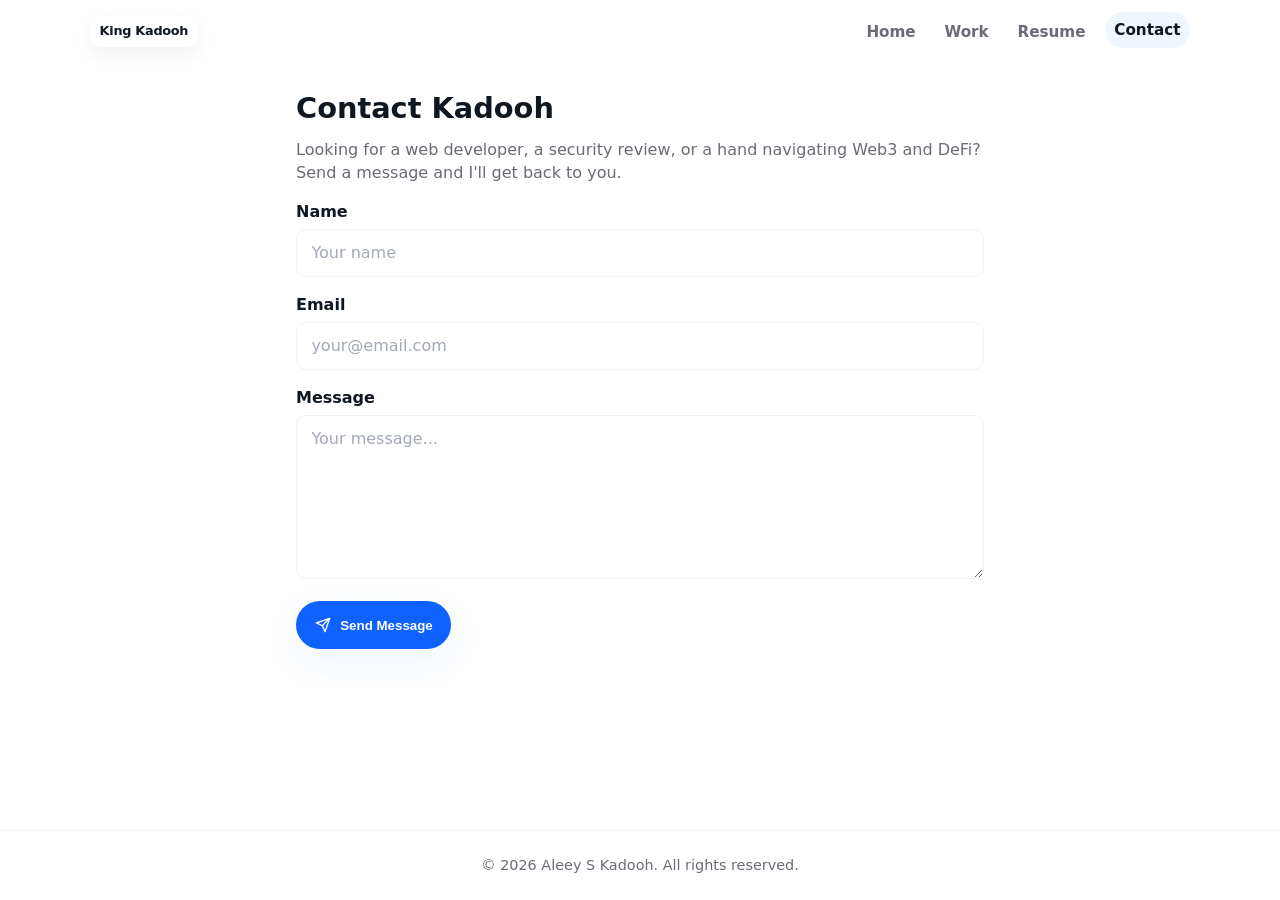
<file: contact.html>
<!DOCTYPE html>
<html lang="en">
<head>
  <meta charset="utf-8" />
  <meta name="viewport" content="width=device-width, initial-scale=1" />
  <title>Contact King Kadooh</title>
  <meta name="description" content="Get in touch with King Kadooh for web development, security reviews, or Web3/DeFi consulting." />
  <link rel="icon" href="/favicon.ico" />
  <link rel="stylesheet" href="/styles.css" />
</head>
<body>
  <header class="site-header">
    <nav>
      <a href="/" class="brand">King Kadooh</a>
      <div class="nav-links">
        <a href="/">Home</a>
        <a href="/work.html">Work</a>
        <a href="/resume.html">Resume</a>
        <a href="/contact.html">Contact</a>
      </div>
    </nav>
  </header>

  <main>
    <div class="contact-wrap" id="contact-form-wrap">
      <h1>Contact Kadooh</h1>
      <p>Looking for a web developer, a security review, or a hand navigating Web3 and DeFi? Send a message and I'll get back to you.</p>

      <form name="contact" method="POST" data-netlify="true" netlify-honeypot="bot-field" id="contact-form">
        <input type="hidden" name="form-name" value="contact" />
        <p hidden>
          <label>Don't fill this out: <input name="bot-field" /></label>
        </p>

        <div class="form-field">
          <label for="name">Name</label>
          <input type="text" id="name" name="name" required placeholder="Your name" />
        </div>

        <div class="form-field">
          <label for="email">Email</label>
          <input type="email" id="email" name="email" required placeholder="your@email.com" />
        </div>

        <div class="form-field">
          <label for="message">Message</label>
          <textarea id="message" name="message" required rows="6" placeholder="Your message..."></textarea>
        </div>

        <button type="submit" class="btn btn-primary">
          <svg width="16" height="16" viewBox="0 0 24 24" fill="none" stroke="currentColor" stroke-width="2" stroke-linecap="round" stroke-linejoin="round"><path d="m22 2-7 20-4-9-9-4Z"/><path d="M22 2 11 13"/></svg>
          Send Message
        </button>
      </form>
    </div>

    <div class="success-state" id="success-state" hidden>
      <div class="inner">
        <div class="success-icon">
          <svg width="32" height="32" viewBox="0 0 24 24" fill="none" stroke="currentColor" stroke-width="2" stroke-linecap="round" stroke-linejoin="round"><rect x="2" y="4" width="20" height="16" rx="2"/><path d="m22 6-10 7L2 6"/></svg>
        </div>
        <h2>Message Sent!</h2>
        <p>Thanks for reaching out. I'll get back to you as soon as possible.</p>
        <button class="btn btn-primary" id="send-another">Send Another Message</button>
      </div>
    </div>
  </main>

  <footer class="site-footer">
    © <span id="year"></span> Aleey S Kadooh. All rights reserved.
  </footer>

  <script src="/script.js"></script>
  <script>
    const form = document.getElementById('contact-form')
    const formWrap = document.getElementById('contact-form-wrap')
    const successState = document.getElementById('success-state')

    form.addEventListener('submit', (e) => {
      e.preventDefault()
      const formData = new FormData(form)
      fetch('/', {
        method: 'POST',
        headers: { 'Content-Type': 'application/x-www-form-urlencoded' },
        body: new URLSearchParams(formData).toString(),
      }).then(() => {
        formWrap.hidden = true
        successState.hidden = false
      })
    })

    document.getElementById('send-another').addEventListener('click', () => {
      form.reset()
      successState.hidden = true
      formWrap.hidden = false
    })
  </script>
</body>
</html>
</file>
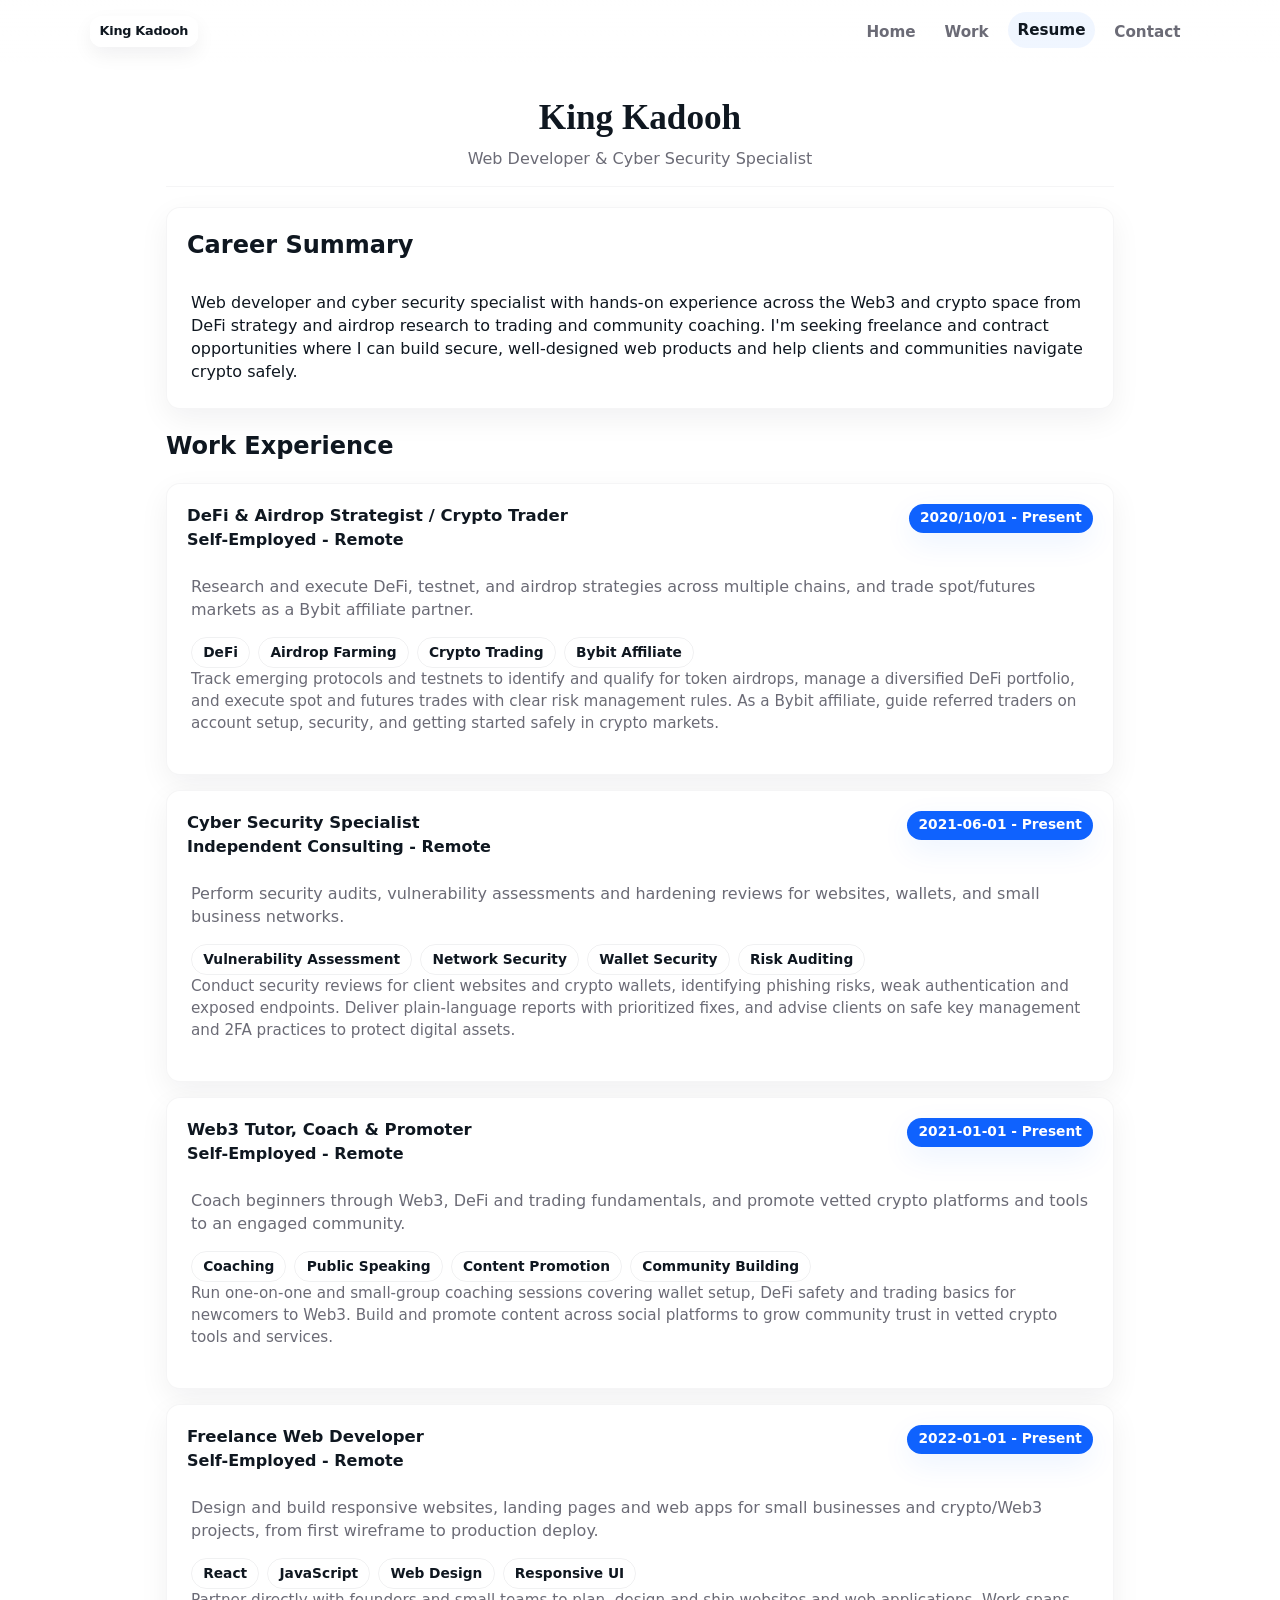
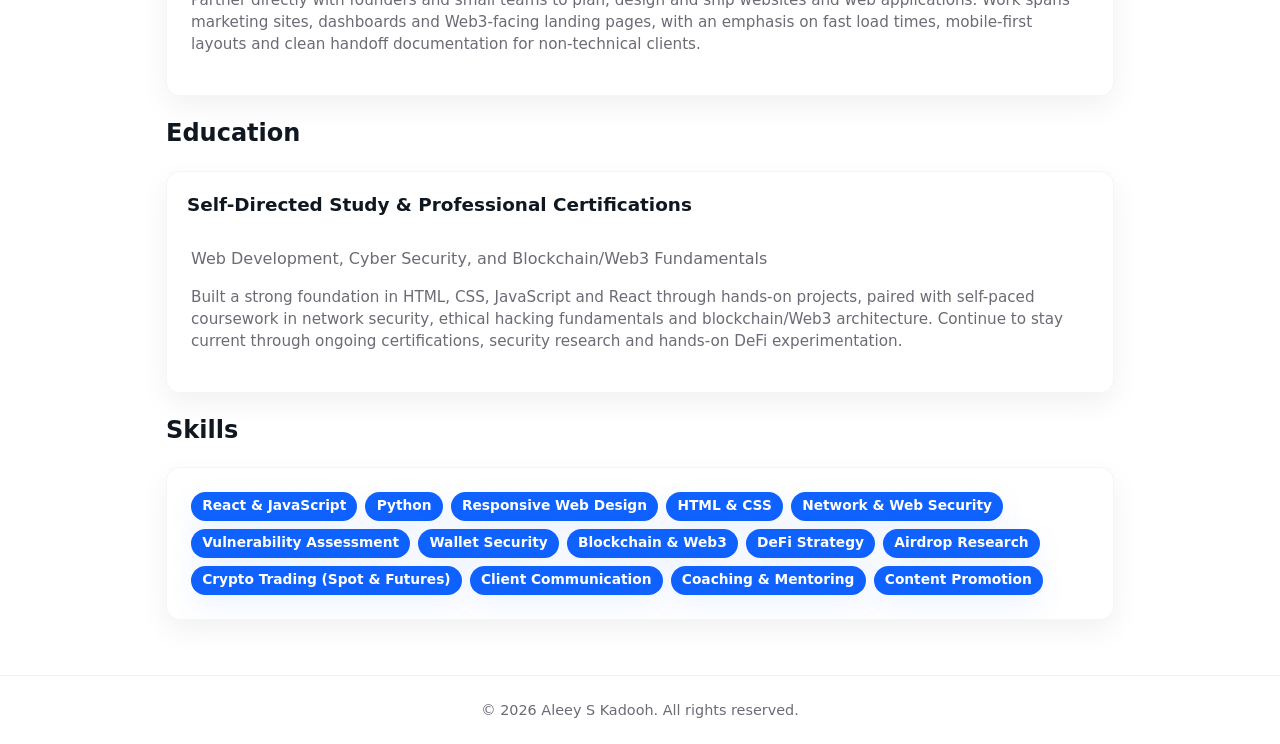
<file: resume.html>
<!DOCTYPE html>
<html lang="en">
<head>
  <meta charset="utf-8" />
  <meta name="viewport" content="width=device-width, initial-scale=1" />
  <title>Resume</title>
  <meta name="description" content="Resume for King Kadooh, web developer and cyber security specialist with Web3/DeFi experience." />
  <link rel="icon" href="/favicon.ico" />
  <link rel="stylesheet" href="/styles.css" />
</head>
<body>
  <header class="site-header">
    <nav>
      <a href="/" class="brand">King Kadooh</a>
      <div class="nav-links">
        <a href="/">Home</a>
        <a href="/work.html">Work</a>
        <a href="/resume.html">Resume</a>
        <a href="/contact.html">Contact</a>
      </div>
    </nav>
  </header>

  <main>
    <div class="resume-wrap">
      <div class="resume-header">
        <h1 class="textmainme">King Kadooh</h1>
        <p>Web Developer &amp; Cyber Security Specialist</p>
        <hr class="separator" />
      </div>

      <div class="card">
        <div class="card-header">
          <p class="card-title" style="font-size: 1.5rem;">Career Summary</p>
        </div>
        <div class="card-content">
          <div class="summary-row">
            <p>
              Web developer and cyber security specialist with hands-on experience across the Web3 and crypto space from DeFi strategy and airdrop research to trading and community coaching. I'm seeking freelance and contract opportunities where I can build secure, well-designed web products and help clients and communities navigate crypto safely.
            </p>
           
          </div>
        </div>
      </div>

      <section class="resume-section">
        <h2>Work Experience</h2>

        <div class="card">
          <div class="card-header">
            <div class="job-header-row">
              <div>
                <p class="job-title">DeFi &amp; Airdrop Strategist / Crypto Trader</p>
                <p class="job-company">Self-Employed - Remote</p>
              </div>
              <span class="badge badge-secondary">2020/10/01 - Present</span>
            </div>
          </div>
          <div class="card-content job-body">
            <p>Research and execute DeFi, testnet, and airdrop strategies across multiple chains, and trade spot/futures markets as a Bybit affiliate partner.</p>
            <div class="tag-list">
              <span class="badge badge-outline">DeFi</span>
              <span class="badge badge-outline">Airdrop Farming</span>
              <span class="badge badge-outline">Crypto Trading</span>
              <span class="badge badge-outline">Bybit Affiliate</span>
            </div>
            <p class="job-note">Track emerging protocols and testnets to identify and qualify for token airdrops, manage a diversified DeFi portfolio, and execute spot and futures trades with clear risk management rules. As a Bybit affiliate, guide referred traders on account setup, security, and getting started safely in crypto markets.</p>
          </div>
        </div>

        <div class="card">
          <div class="card-header">
            <div class="job-header-row">
              <div>
                <p class="job-title">Cyber Security Specialist</p>
                <p class="job-company">Independent Consulting - Remote</p>
              </div>
              <span class="badge badge-secondary">2021-06-01 - Present</span>
            </div>
          </div>
          <div class="card-content job-body">
            <p>Perform security audits, vulnerability assessments and hardening reviews for websites, wallets, and small business networks.</p>
            <div class="tag-list">
              <span class="badge badge-outline">Vulnerability Assessment</span>
              <span class="badge badge-outline">Network Security</span>
              <span class="badge badge-outline">Wallet Security</span>
              <span class="badge badge-outline">Risk Auditing</span>
            </div>
            <p class="job-note">Conduct security reviews for client websites and crypto wallets, identifying phishing risks, weak authentication and exposed endpoints. Deliver plain-language reports with prioritized fixes, and advise clients on safe key management and 2FA practices to protect digital assets.</p>
          </div>
        </div>

        <div class="card">
          <div class="card-header">
            <div class="job-header-row">
              <div>
                <p class="job-title">Web3 Tutor, Coach &amp; Promoter</p>
                <p class="job-company">Self-Employed - Remote</p>
              </div>
              <span class="badge badge-secondary">2021-01-01 - Present</span>
            </div>
          </div>
          <div class="card-content job-body">
            <p>Coach beginners through Web3, DeFi and trading fundamentals, and promote vetted crypto platforms and tools to an engaged community.</p>
            <div class="tag-list">
              <span class="badge badge-outline">Coaching</span>
              <span class="badge badge-outline">Public Speaking</span>
              <span class="badge badge-outline">Content Promotion</span>
              <span class="badge badge-outline">Community Building</span>
            </div>
            <p class="job-note">Run one-on-one and small-group coaching sessions covering wallet setup, DeFi safety and trading basics for newcomers to Web3. Build and promote content across social platforms to grow community trust in vetted crypto tools and services.</p>
          </div>
        </div>

        <div class="card">
          <div class="card-header">
            <div class="job-header-row">
              <div>
                <p class="job-title">Freelance Web Developer</p>
                <p class="job-company">Self-Employed - Remote</p>
              </div>
              <span class="badge badge-secondary">2022-01-01 - Present</span>
            </div>
          </div>
          <div class="card-content job-body">
            <p>Design and build responsive websites, landing pages and web apps for small businesses and crypto/Web3 projects, from first wireframe to production deploy.</p>
            <div class="tag-list">
              <span class="badge badge-outline">React</span>
              <span class="badge badge-outline">JavaScript</span>
              <span class="badge badge-outline">Web Design</span>
              <span class="badge badge-outline">Responsive UI</span>
            </div>
            <p class="job-note">Partner directly with founders and small teams to plan, design and ship websites and web applications. Work spans marketing sites, dashboards and Web3-facing landing pages, with an emphasis on fast load times, mobile-first layouts and clean handoff documentation for non-technical clients.</p>
          </div>
        </div>
      </section>

      <section class="resume-section">
        <h2>Education</h2>
        <div class="card">
          <div class="card-header">
            <p class="card-title">Self-Directed Study &amp; Professional Certifications</p>
          </div>
          <div class="card-content job-body">
            <p>Web Development, Cyber Security, and Blockchain/Web3 Fundamentals</p>
            <p class="job-note">Built a strong foundation in HTML, CSS, JavaScript and React through hands-on projects, paired with self-paced coursework in network security, ethical hacking fundamentals and blockchain/Web3 architecture. Continue to stay current through ongoing certifications, security research and hands-on DeFi experimentation.</p>
          </div>
        </div>
      </section>

      <section class="resume-section">
        <h2>Skills</h2>
        <div class="card">
          <div class="card-content">
            <div class="tag-list">
              <span class="badge badge-secondary">React &amp; JavaScript</span>
              <span class="badge badge-secondary">Python</span>
              <span class="badge badge-secondary">Responsive Web Design</span>
              <span class="badge badge-secondary">HTML &amp; CSS</span>
              <span class="badge badge-secondary">Network &amp; Web Security</span>
              <span class="badge badge-secondary">Vulnerability Assessment</span>
              <span class="badge badge-secondary">Wallet Security</span>
              <span class="badge badge-secondary">Blockchain &amp; Web3</span>
              <span class="badge badge-secondary">DeFi Strategy</span>
              <span class="badge badge-secondary">Airdrop Research</span>
              <span class="badge badge-secondary">Crypto Trading (Spot &amp; Futures)</span>
              <span class="badge badge-secondary">Client Communication</span>
              <span class="badge badge-secondary">Coaching &amp; Mentoring</span>
              <span class="badge badge-secondary">Content Promotion</span>
            </div>
          </div>
        </div>
      </section>
    </div>
  </main>

  <footer class="site-footer">
    © <span id="year"></span> Aleey S Kadooh. All rights reserved.
  </footer>

  <script src="/script.js"></script>
</body>
</html>
</file>
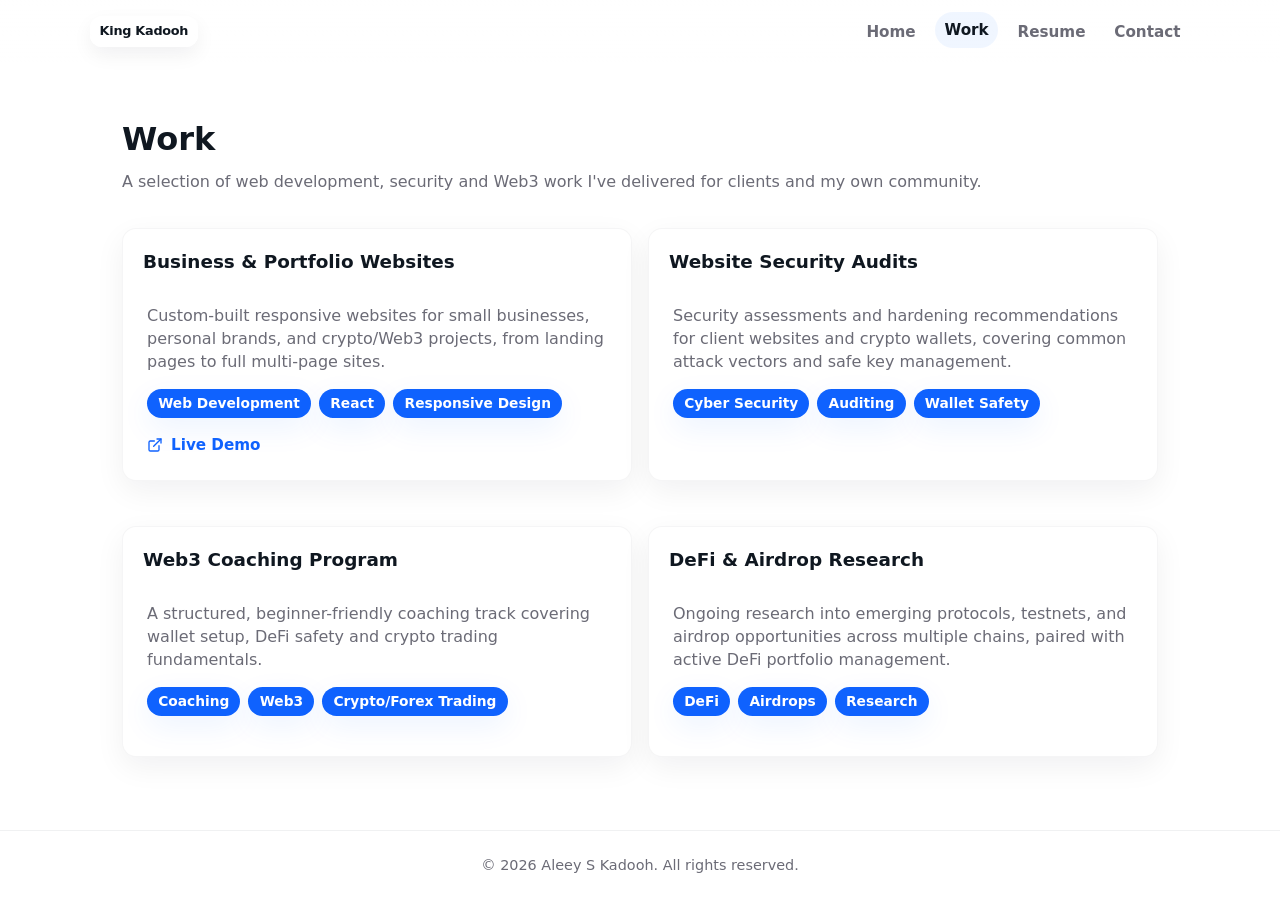
<file: work.html>
<!DOCTYPE html>
<html lang="en">
<head>
  <meta charset="utf-8" />
  <meta name="viewport" content="width=device-width, initial-scale=1" />
  <title>Work</title>
  <meta name="description" content="A selection of web development, security and Web3 work delivered for clients and community." />
  <link rel="icon" href="/favicon.ico" />
  <link rel="stylesheet" href="/styles.css" />
</head>
<body>
  <header class="site-header">
    <nav>
      <a href="/" class="brand">King Kadooh</a>
      <div class="nav-links">
        <a href="/">Home</a>
        <a href="/work.html">Work</a>
        <a href="/resume.html">Resume</a>
        <a href="/contact.html">Contact</a>
      </div>
    </nav>
  </header>

  <main>
    <div class="page-header">
      <h1>Work</h1>
      <p>A selection of web development, security and Web3 work I've delivered for clients and my own community.</p>
    </div>

    <div class="project-grid">
      <div class="card project-card">
        <div class="card-header">
          <p class="card-title">Business &amp; Portfolio Websites</p>
        </div>
        <div class="card-content">
          <p class="project-description">Custom-built responsive websites for small businesses, personal brands, and crypto/Web3 projects, from landing pages to full multi-page sites.</p>
          <div class="tag-list" style="margin-bottom: 1rem;">
            <span class="badge badge-secondary">Web Development</span>
            <span class="badge badge-secondary">React</span>
            <span class="badge badge-secondary">Responsive Design</span>
          </div>
          <div class="project-links">
            <a class="project-link" href="https://animehubk.netlify.app/" target="_blank" rel="noopener noreferrer">
              <svg width="16" height="16" viewBox="0 0 24 24" fill="none" stroke="currentColor" stroke-width="2" stroke-linecap="round" stroke-linejoin="round"><path d="M18 13v6a2 2 0 0 1-2 2H5a2 2 0 0 1-2-2V8a2 2 0 0 1 2-2h6"/><path d="M15 3h6v6"/><path d="M10 14 21 3"/></svg>
              Live Demo
            </a>
          </div>
        </div>
      </div>

      <div class="card project-card">
        <div class="card-header">
          <p class="card-title">Website Security Audits</p>
        </div>
        <div class="card-content">
          <p class="project-description">Security assessments and hardening recommendations for client websites and crypto wallets, covering common attack vectors and safe key management.</p>
          <div class="tag-list" style="margin-bottom: 1rem;">
            <span class="badge badge-secondary">Cyber Security</span>
            <span class="badge badge-secondary">Auditing</span>
            <span class="badge badge-secondary">Wallet Safety</span>
          </div>
          <div class="project-links"></div>
        </div>
      </div>

      <div class="card project-card">
        <div class="card-header">
          <p class="card-title">Web3 Coaching Program</p>
        </div>
        <div class="card-content">
          <p class="project-description">A structured, beginner-friendly coaching track covering wallet setup, DeFi safety and crypto trading fundamentals.</p>
          <div class="tag-list" style="margin-bottom: 1rem;">
            <span class="badge badge-secondary">Coaching</span>
            <span class="badge badge-secondary">Web3</span>
            <span class="badge badge-secondary">Crypto/Forex Trading</span>
          </div>
          <div class="project-links"></div>
        </div>
      </div>

      <div class="card project-card">
        <div class="card-header">
          <p class="card-title">DeFi &amp; Airdrop Research</p>
        </div>
        <div class="card-content">
          <p class="project-description">Ongoing research into emerging protocols, testnets, and airdrop opportunities across multiple chains, paired with active DeFi portfolio management.</p>
          <div class="tag-list" style="margin-bottom: 1rem;">
            <span class="badge badge-secondary">DeFi</span>
            <span class="badge badge-secondary">Airdrops</span>
            <span class="badge badge-secondary">Research</span>
          </div>
          <div class="project-links"></div>
        </div>
      </div>
    </div>
  </main>

  <footer class="site-footer">
    © <span id="year"></span> Aleey S Kadooh. All rights reserved.
  </footer>

  <script src="/script.js"></script>
</body>
</html>
</file>
<file: styles.css>
:root{
  --bg: #ffffff;
  --surface: #ffffff;
  --muted: #6b6b76;
  --text: #0f1720;
  --border: rgba(15,23,32,0.06);
  --primary: #0f62fe;
  --primary-foreground: #ffffff;
  --glass: rgba(255,255,255,0.6);
  --radius-sm: 8px;
  --radius: 14px;
  --shadow-sm: 0 10px 30px rgba(16,24,40,0.06);
  --shadow-md: 0 18px 48px rgba(16,24,40,0.10);
  --motion-duration: 300ms;
  --ease: cubic-bezier(.2,.9,.2,1);
  --max-width: 1100px;
  --container-pad: 1rem;
  --accent-weak: rgba(15,98,254,0.06);
  --touch-target: 48px;
  --header-height: 64px;
}

.textmainme{
  font-family: serif;
}

*{box-sizing:border-box}
html,body{height:100%}
body{
  margin:0;
  font-family: Inter, system-ui, -apple-system, "Segoe UI", Roboto, "Helvetica Neue", Arial;
  -webkit-font-smoothing:antialiased;
  -moz-osx-font-smoothing:grayscale;
  color:var(--text);
  background:var(--bg);
  min-height:100vh;
  display:flex;
  flex-direction:column;
  line-height:1.45;
  -webkit-tap-highlight-color:transparent;
  padding-top:var(--header-height);
}
.wrapper, .site-header nav, main{max-width:var(--max-width); margin:0 auto; padding:0 var(--container-pad); width:100%}
.site-header{
  position:fixed;
  top:0;
  left:0;
  right:0;
  height:var(--header-height);
  z-index:100;
  background:linear-gradient(180deg, rgba(255,255,255,0.06), rgba(255,255,255,0));
  border-bottom:none;
  backdrop-filter: blur(8px) saturate(110%);
  -webkit-backdrop-filter: blur(8px) saturate(110%);
  padding:0;
}
.site-header nav{
  display:flex;
  align-items:center;
  justify-content:space-between;
  gap:1rem;
  padding:.65rem 0;
  height:100%;
}
.brand{
  font-weight:900;
  letter-spacing:-0.02em;
  color:var(--text);
  font-size:0.8rem;
  display:inline-flex;
  align-items:center;
  gap:.5rem;
  padding:.4rem .6rem;
  border-radius:12px;
  background:rgba(255,255,255,0.85);
  box-shadow:0 8px 20px rgba(16,24,40,0.06);
  transform:translateZ(0);
  z-index:120;
  will-change:transform;
  animation:brand-float 4200ms var(--ease) infinite;
}
@keyframes brand-float{
  0%{ transform:translateY(0) }
  50%{ transform:translateY(-6px) }
  100%{ transform:translateY(0) }
}
.nav-links{
  display:flex;
  gap:.6rem;
  align-items:center;
  -webkit-font-smoothing:antialiased;
}
a{ text-decoration:none; color:inherit; }
.nav-links a{
  color:var(--muted);
  font-weight:700;
  font-size:.95rem;
  padding:.45rem .6rem;
  border-radius:999px;
  transition: color var(--motion-duration) var(--ease), background-color var(--motion-duration) var(--ease), transform var(--motion-duration) var(--ease);
  text-decoration:none;
  border: none;
  background:transparent;
}
.nav-links a:hover, .nav-links a.active{
  color:var(--text);
  background:var(--accent-weak);
  transform:translateY(-2px);
}
@media (max-width:720px){
  .nav-links{gap:.4rem; font-size:.94rem}
  .nav-links a{padding:.5rem .6rem}
  .brand{padding:.33rem .5rem; font-size:1rem}
}
main{flex:1}
.site-footer{border-top:1px solid var(--border); padding:1.5rem var(--container-pad); text-align:center; color:var(--muted); font-size:.9rem}
.badge{
  display:inline-flex; align-items:center; gap:.5rem; padding:.28rem .7rem; border-radius:999px; font-weight:700; font-size:.86rem;
}
.badge-secondary{background:var(--primary); color:var(--primary-foreground); box-shadow:0 10px 30px rgba(15,98,254,0.08)}
.badge-outline{background:transparent; border:1px solid var(--border); color:var(--text)}
.btn{
  display:inline-flex; align-items:center; gap:.6rem; padding:.75rem 1.1rem; font-weight:800; border-radius:999px; border:1px solid transparent;
  cursor:pointer; transition: transform var(--motion-duration) var(--ease), box-shadow var(--motion-duration) var(--ease), background-color var(--motion-duration) var(--ease);
  text-decoration:none; min-height:var(--touch-target);
}
.btn-primary{background:var(--primary); color:var(--primary-foreground); box-shadow:0 12px 36px rgba(15,98,254,0.08)}
.btn-primary:hover{transform:translateY(-4px); box-shadow:var(--shadow-md)}
.btn-outline{background:transparent; color:var(--text); border:1px solid var(--border)}
.btn-outline:hover{background:var(--glass); transform:translateY(-2px)}
.btn-light{background:var(--surface); color:var(--text); border:1px solid var(--border)}
.btn-light:hover{background:var(--glass)}
.card{
  background:var(--surface);
  border-radius:var(--radius);
  border:1px solid rgba(15,23,32,0.04);
  box-shadow:var(--shadow-sm);
  overflow:hidden;
  transition: transform var(--motion-duration) var(--ease), box-shadow var(--motion-duration) var(--ease), border-color var(--motion-duration) var(--ease);
  will-change:transform;
  margin:0.9rem 0;
}
.card:hover{transform:translateY(-10px); box-shadow:var(--shadow-md); border-color:rgba(15,98,254,0.08)}
.card-header{padding:1.25rem 1.25rem 0}
.card-content{padding:1.5rem}
.card-title{font-size:1.15rem; font-weight:800; margin:0 0 .25rem; color:var(--text)}
.page-header{padding:3.25rem var(--container-pad) 0}
.page-header h1{font-size:2rem; margin:0 0 .5rem; font-weight:900}
.page-header p{color:var(--muted); margin:0 0 1.25rem}
.hero{padding:3.25rem 1rem 2.25rem; text-align:center}
.hero .badge{margin-bottom:1rem}
.avatar{
  margin:0 auto 1rem;
  
  height:230px;               
  width:170px;
  display:flex;
  align-items:center;
  justify-content:center;
  border-radius:999px;
  background: linear-gradient(135deg,var(--primary), #6b8bff);
  color:var(--primary-foreground);
  font-weight:900;
  font-size:1.4rem;
  box-shadow:0 14px 40px rgba(15,98,254,0.08);
  transition:transform 360ms var(--ease), box-shadow 360ms var(--ease);
  will-change:transform;
  background-image: url("photo_5969847285967425332_y.jpg"); 
  background-size: 110%;        
  background-position: center;  
  background-repeat: no-repeat;
  overflow:hidden;
}
.avatar:hover{transform:translateY(-6px) scale(1.02)}
.hero h1{font-size:2.2rem; margin:0; font-weight:900}
.hero .roles{margin-top:.9rem; font-size:1rem; color:var(--muted); max-width:760px; margin-left:auto; margin-right:auto}
.hero .cta-row{margin-top:1.25rem; display:flex; gap:.75rem; justify-content:center; flex-wrap:wrap}
.section{padding:2rem 1rem}
.section-eyebrow{font-size:.78rem; font-weight:800; text-transform:uppercase; letter-spacing:.12em; color:var(--muted); margin:0 0 .4rem}
.section-title{font-size:1.15rem; font-weight:800; margin:0 0 1rem}
.platform-grid{display:grid; grid-template-columns:1fr; gap:.85rem}
@media (min-width:640px){ .platform-grid{grid-template-columns:repeat(2,1fr)} }
@media (min-width:980px){ .platform-grid{grid-template-columns:repeat(3,1fr)} }
.platform-card{
  display:flex; align-items:center; justify-content:space-between; gap:1rem; padding:.95rem 1rem; border-radius:12px;
  transition: transform var(--motion-duration) var(--ease), box-shadow var(--motion-duration) var(--ease), background-color var(--motion-duration) var(--ease);
  background:transparent;
  border:1px solid rgba(15,23,32,0.04);
  text-decoration:none;
}
.platform-card:hover{transform:translateY(-8px); background:var(--accent-weak); box-shadow:var(--shadow-sm)}
.platform-info{display:flex; gap:.75rem; align-items:center}
.platform-icon{width:1.4rem; height:1.4rem; flex-shrink:0}
.platform-name{font-weight:800; margin:0}
.platform-handle{font-size:.9rem; color:var(--muted); margin:0}
.arrow-icon{width:1.05rem; height:1.05rem; color:var(--muted); transition: transform var(--motion-duration) var(--ease)}
.platform-card:hover .arrow-icon{transform:translate(6px,-4px) rotate(3deg)}
.tag-list{display:flex; flex-wrap:wrap; gap:.5rem}
.interest-grid{display:grid; grid-template-columns:1fr; gap:1rem}
@media (min-width:640px){ .interest-grid{grid-template-columns:repeat(2,1fr)} }
.interest-emoji{font-size:1.25rem; margin-right:.5rem}
.cta-card{background:linear-gradient(180deg,var(--primary), #6b8bff); color:var(--primary-foreground)}
.cta-card .card-content{display:flex; flex-direction:column; align-items:center; gap:.75rem; text-align:center; padding:1.75rem}
.cta-card h2{font-size:1.35rem; margin:0; font-weight:900}
.cta-card p{color:rgba(255,255,255,0.95); max-width:40rem}
.project-grid{display:grid; gap:1rem; grid-template-columns:1fr; padding:0 1rem 1.5rem}
@media (min-width:768px){ .project-grid{grid-template-columns:repeat(2,1fr)} }
.project-card{display:flex; flex-direction:column}
.project-description{color:var(--muted); margin:0 0 1rem}
.project-links{display:flex; gap:.6rem}
.project-link{color:var(--primary); font-weight:800; font-size:.95rem; display:inline-flex; align-items:center; gap:.5rem; text-decoration:none}
.project-link:hover{color:#0047b3; transform:translateY(-2px); transition:transform var(--motion-duration) var(--ease)}
.resume-wrap{
  padding:1.75rem 1rem 2.5rem;
  max-width:980px;
  margin:0 auto;
}
.resume-header{text-align:center; margin-bottom:1.25rem}
.resume-header h1{font-size:2.2rem; margin:0 0 .25rem}
.resume-header p{color:var(--muted); margin:0 0 1rem}
.separator{border:none; border-top:1px solid rgba(15,23,32,0.04); margin-top:1rem}
.summary-row{display:flex; gap:1rem; align-items:center}
.summary-row p{flex:1; margin:0}
.summary-avatar{flex-shrink:0; height:88px; width:88px; display:flex; align-items:center; justify-content:center; border-radius:12px; background:linear-gradient(135deg,var(--primary), #6b8bff); color:var(--primary-foreground); font-weight:900}
@media (max-width:640px){ .summary-row{flex-direction:column; text-align:center} }
.job-header-row{display:flex; justify-content:space-between; gap:1rem; align-items:flex-start; flex-wrap:wrap}
.job-title{font-size:1.03rem; font-weight:800; margin:0}
.job-company{font-weight:700; margin:0}
.job-body p{margin:0 0 1rem; color:var(--muted)}
.job-note{margin-top:1rem; color:var(--muted); font-size:.95rem}
.contact-wrap{max-width:720px; margin:0 auto; padding:1.5rem 1rem}
.contact-wrap h1{font-size:1.8rem; margin:0 0 .5rem}
.contact-wrap p{color:var(--muted); margin:0 0 1rem}
.form-field{margin-bottom:1rem}
.form-field label{display:block; font-weight:800; margin-bottom:.35rem; color:var(--text)}
.form-field input, .form-field textarea{
  width:100%; padding:.72rem .9rem; border-radius:10px; border:1px solid var(--border); background:transparent; color:var(--text);
  transition:box-shadow var(--motion-duration) var(--ease), border-color var(--motion-duration) var(--ease);
  font:inherit;
}
.form-field input::placeholder, .form-field textarea::placeholder{color:rgba(100,110,130,0.6)}
.form-field input:focus, .form-field textarea:focus{outline:none; border-color:var(--primary); box-shadow:0 10px 36px rgba(15,98,254,0.06)}
.form-field textarea{min-height:130px; resize:vertical}
.success-state{min-height:36vh; display:flex; align-items:center; justify-content:center; padding:1.25rem}
.success-icon{height:64px; width:64px; border-radius:999px; background:#dcfce7; color:#166534; display:flex; align-items:center; justify-content:center; margin:0 auto 1rem}
a:focus, button:focus, input:focus, textarea:focus{
  outline:3px solid rgba(59,130,246,0.18); outline-offset:2px; border-radius:8px;
}
.reveal{opacity:0; transform:translateY(8px); transition:opacity 420ms var(--ease), transform 420ms var(--ease)}
.reveal.visible{opacity:1; transform:none}
@media (prefers-reduced-motion:reduce){
  :root{ --motion-duration:120ms }
  *{ transition:none !important; animation:none !important; scroll-behavior:auto !important}
}
@media (max-width:420px){
  .avatar{height:84px; width:84px; font-size:1.25rem}
  .hero h1{font-size:1.6rem}
  .page-header h1{font-size:1.25rem}
  .brand{font-size:1rem; padding:.28rem .45rem}
  .nav-links{gap:.35rem; font-size:.92rem}
  .btn{padding:.64rem .9rem; min-height:44px}
  .card{border-radius:12px; margin:.7rem 0}
  .card-header{padding:1rem 1rem 0}
  .card-content{padding:1rem}
  .platform-card{padding:.75rem .9rem}
  .resume-wrap{padding:1rem .75rem 1.5rem}
}
[hidden]{display:none!important}
hr{border:none}
</file>
